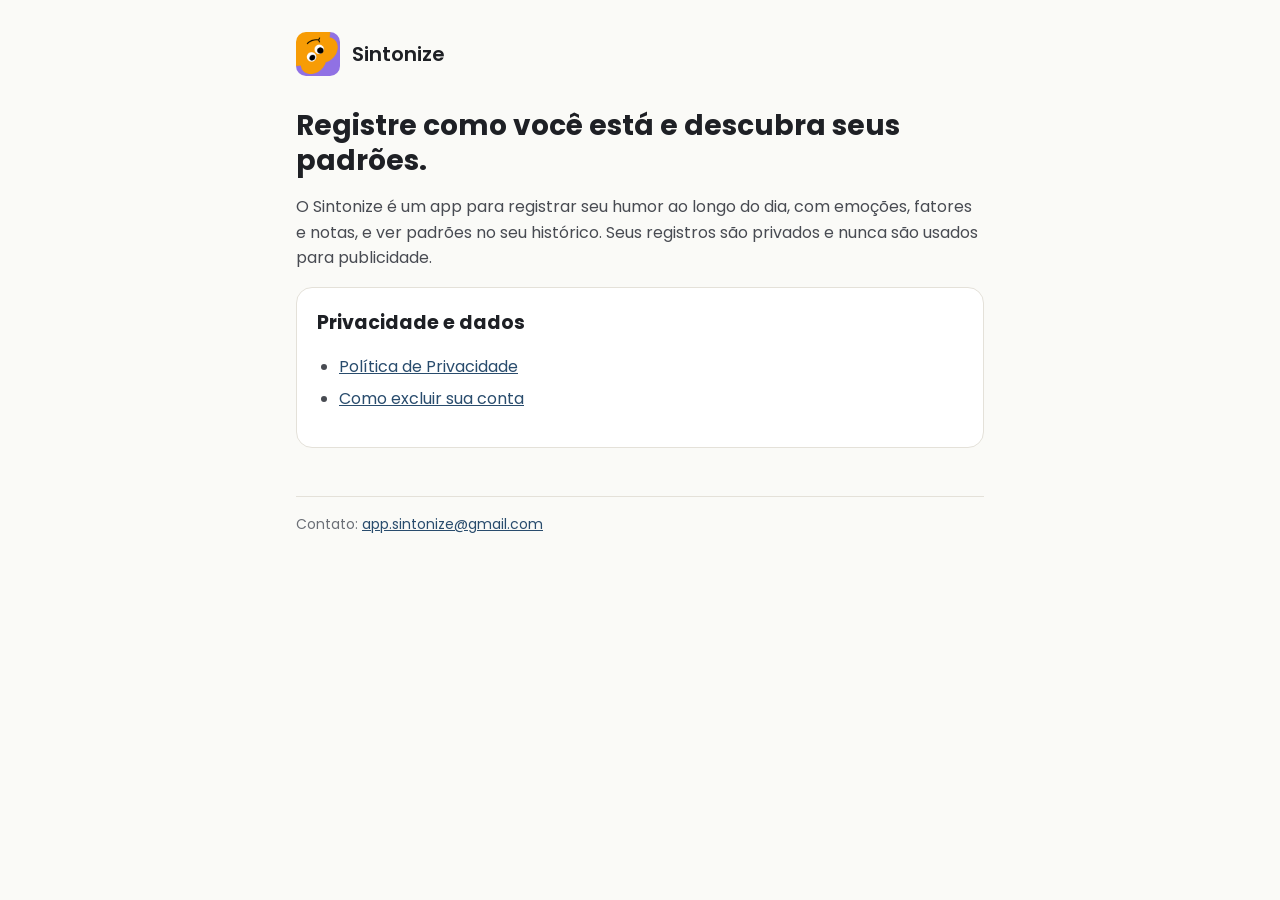
<file: index.html>
<!doctype html>
<html lang="pt-BR">
  <head>
    <meta charset="utf-8" />
    <meta name="viewport" content="width=device-width, initial-scale=1" />
    <title>Sintonize</title>
    <meta name="description" content="Sintonize: registre seu humor do dia e descubra seus padrões, com privacidade." />
    <link rel="icon" href="icon.png" />
    <link rel="preconnect" href="https://fonts.googleapis.com" />
    <link rel="preconnect" href="https://fonts.gstatic.com" crossorigin />
    <link href="https://fonts.googleapis.com/css2?family=Poppins:wght@400;600&display=swap" rel="stylesheet" />
    <link rel="stylesheet" href="style.css" />
  </head>
  <body>
    <main>
      <header class="brand">
        <img src="icon.png" alt="" />
        <a href="./">Sintonize</a>
      </header>

      <h1>Registre como você está e descubra seus padrões.</h1>
      <p>
        O Sintonize é um app para registrar seu humor ao longo do dia, com emoções, fatores e notas, e ver padrões no seu
        histórico. Seus registros são privados e nunca são usados para publicidade.
      </p>

      <div class="card">
        <h2>Privacidade e dados</h2>
        <ul>
          <li><a href="privacidade.html">Política de Privacidade</a></li>
          <li><a href="excluir-conta.html">Como excluir sua conta</a></li>
        </ul>
      </div>

      <footer>
        Contato: <a href="mailto:app.sintonize@gmail.com">app.sintonize@gmail.com</a>
      </footer>
    </main>
  </body>
</html>
</file>
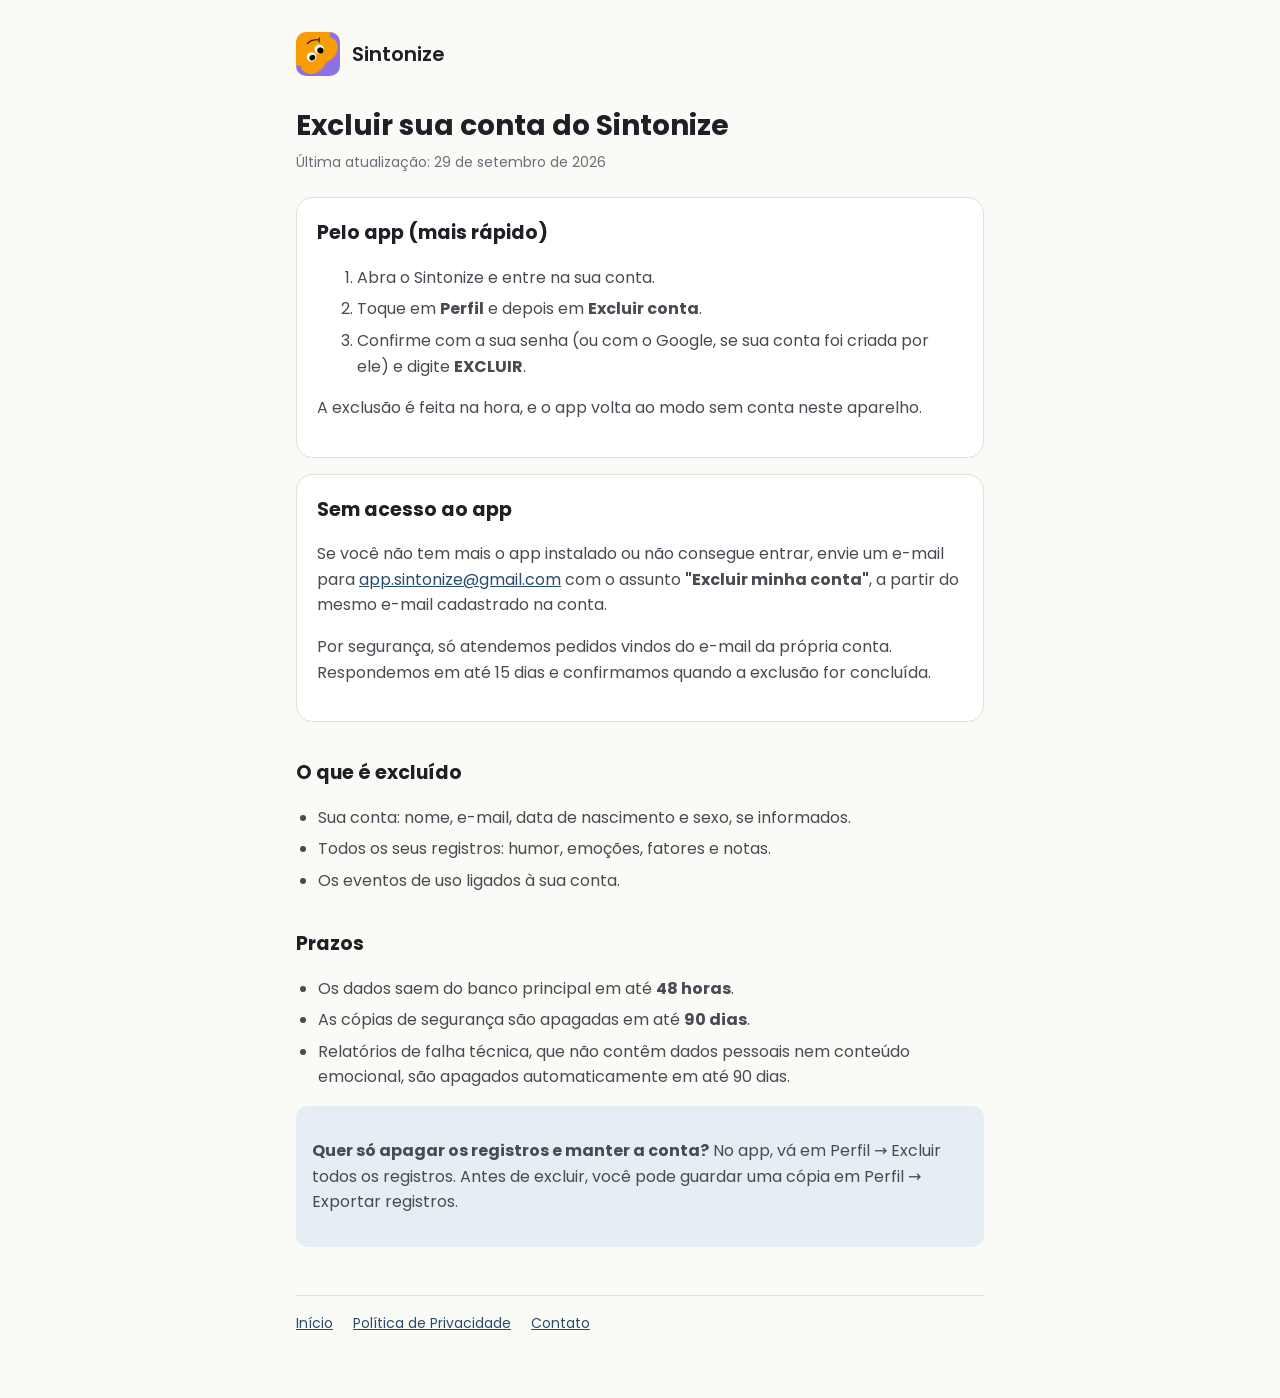
<file: excluir-conta.html>
<!doctype html>
<html lang="pt-BR">
  <head>
    <meta charset="utf-8" />
    <meta name="viewport" content="width=device-width, initial-scale=1" />
    <title>Excluir conta — Sintonize</title>
    <meta name="description" content="Como excluir sua conta do Sintonize e todos os dados associados." />
    <link rel="icon" href="icon.png" />
    <link rel="preconnect" href="https://fonts.googleapis.com" />
    <link rel="preconnect" href="https://fonts.gstatic.com" crossorigin />
    <link href="https://fonts.googleapis.com/css2?family=Poppins:wght@400;600&display=swap" rel="stylesheet" />
    <link rel="stylesheet" href="style.css" />
  </head>
  <body>
    <main>
      <header class="brand">
        <img src="icon.png" alt="" />
        <a href="./">Sintonize</a>
      </header>

      <h1>Excluir sua conta do Sintonize</h1>
      <p class="updated">Última atualização: 29 de setembro de 2026</p>

      <div class="card">
        <h2>Pelo app (mais rápido)</h2>
        <ol>
          <li>Abra o Sintonize e entre na sua conta.</li>
          <li>Toque em <strong>Perfil</strong> e depois em <strong>Excluir conta</strong>.</li>
          <li>Confirme com a sua senha (ou com o Google, se sua conta foi criada por ele) e digite <strong>EXCLUIR</strong>.</li>
        </ol>
        <p>A exclusão é feita na hora, e o app volta ao modo sem conta neste aparelho.</p>
      </div>

      <div class="card">
        <h2>Sem acesso ao app</h2>
        <p>
          Se você não tem mais o app instalado ou não consegue entrar, envie um e-mail para
          <a href="mailto:app.sintonize@gmail.com?subject=Excluir%20minha%20conta">app.sintonize@gmail.com</a>
          com o assunto <strong>"Excluir minha conta"</strong>, a partir do mesmo e-mail cadastrado na conta.
        </p>
        <p>
          Por segurança, só atendemos pedidos vindos do e-mail da própria conta. Respondemos em até 15 dias e
          confirmamos quando a exclusão for concluída.
        </p>
      </div>

      <h2>O que é excluído</h2>
      <ul>
        <li>Sua conta: nome, e-mail, data de nascimento e sexo, se informados.</li>
        <li>Todos os seus registros: humor, emoções, fatores e notas.</li>
        <li>Os eventos de uso ligados à sua conta.</li>
      </ul>

      <h2>Prazos</h2>
      <ul>
        <li>Os dados saem do banco principal em até <strong>48 horas</strong>.</li>
        <li>As cópias de segurança são apagadas em até <strong>90 dias</strong>.</li>
        <li>
          Relatórios de falha técnica, que não contêm dados pessoais nem conteúdo emocional, são apagados
          automaticamente em até 90 dias.
        </li>
      </ul>

      <div class="note">
        <p>
          <strong>Quer só apagar os registros e manter a conta?</strong> No app, vá em Perfil → Excluir todos os
          registros. Antes de excluir, você pode guardar uma cópia em Perfil → Exportar registros.
        </p>
      </div>

      <footer>
        <a href="./">Início</a>
        <a href="privacidade.html">Política de Privacidade</a>
        <a href="mailto:app.sintonize@gmail.com">Contato</a>
      </footer>
    </main>
  </body>
</html>
</file>
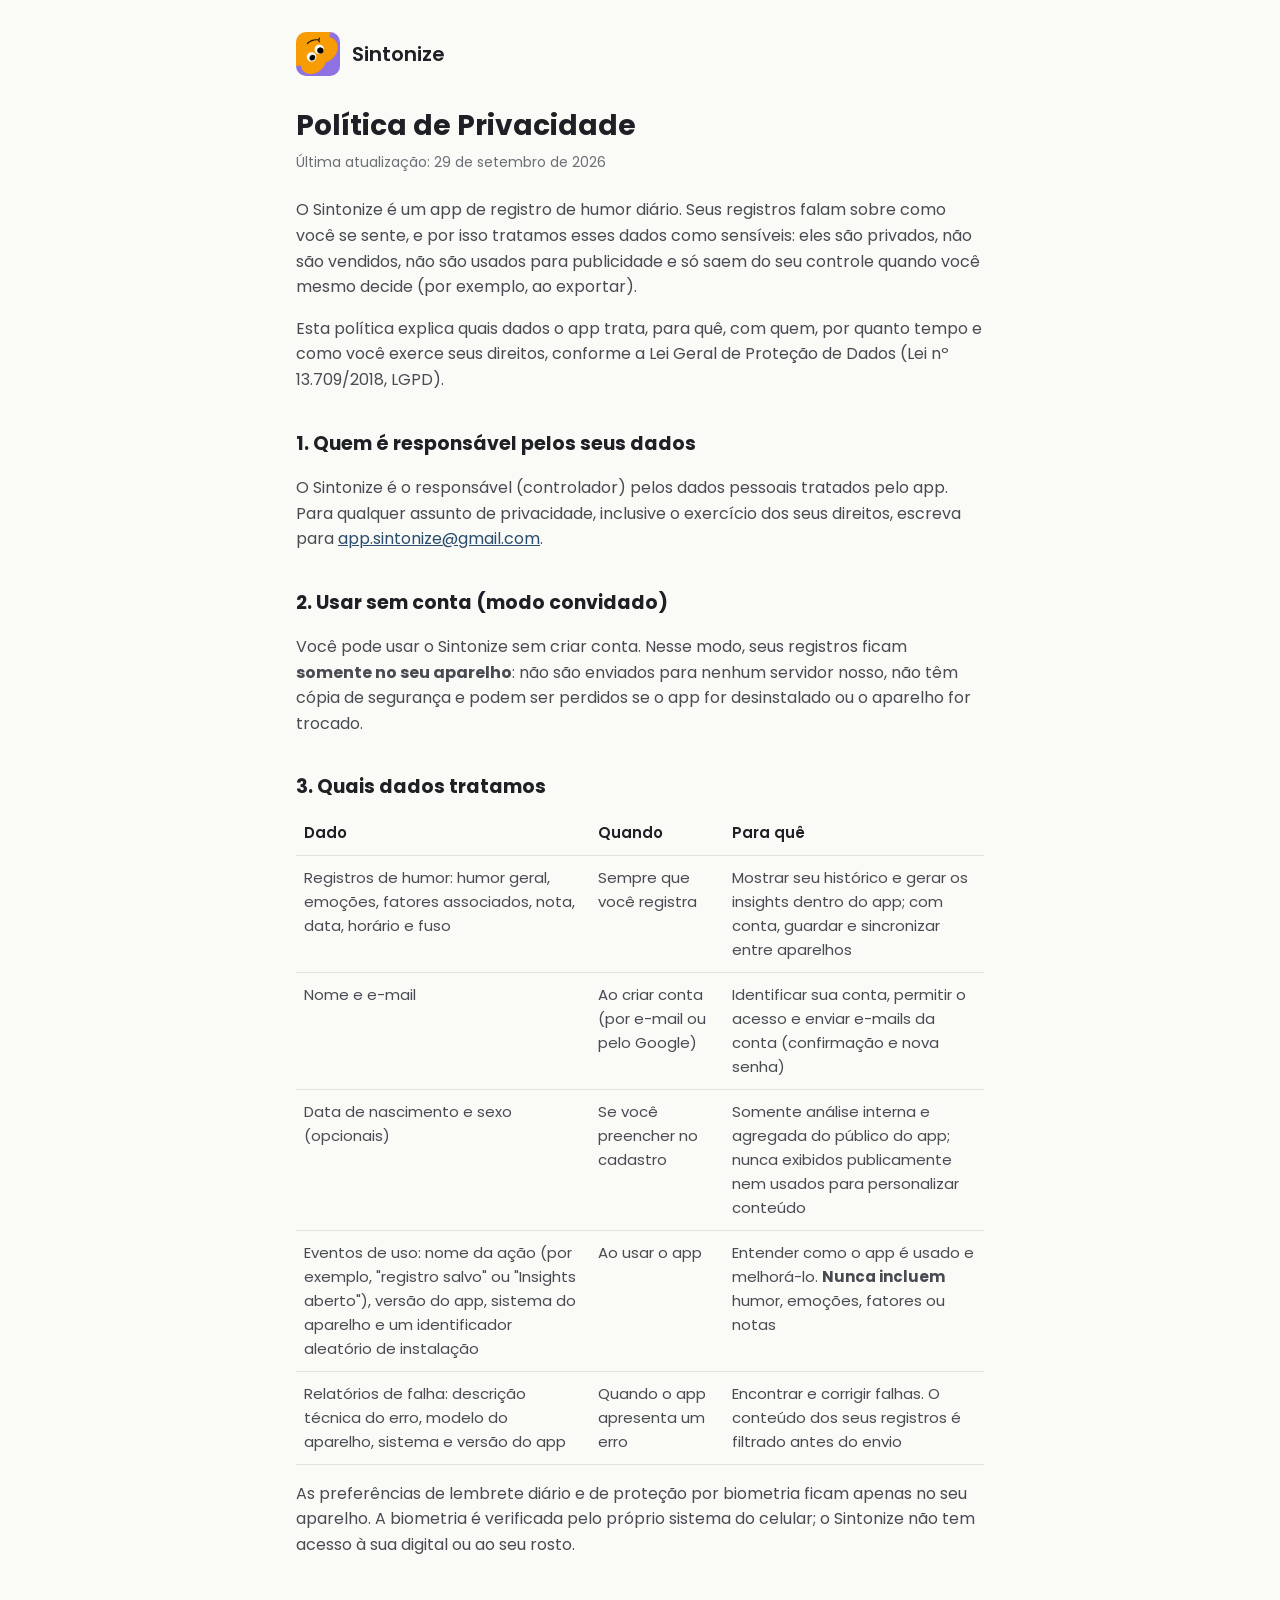
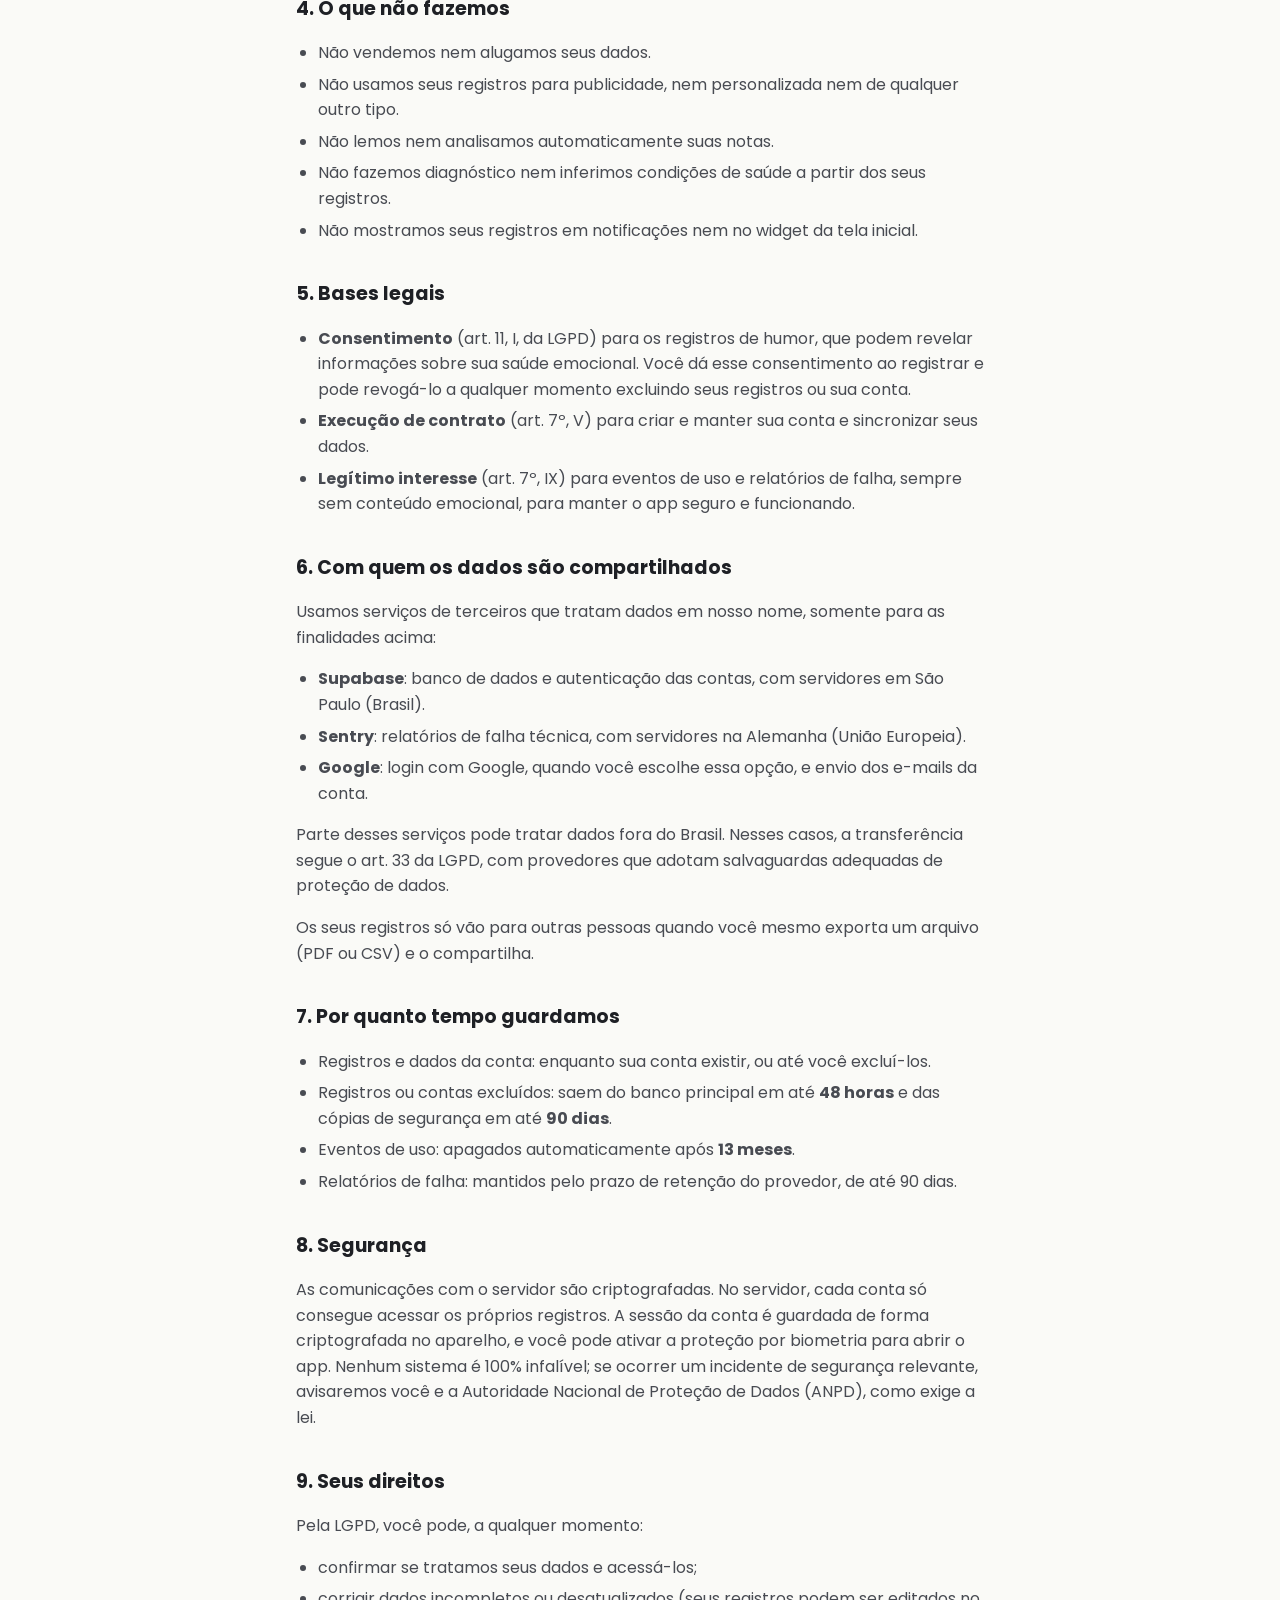
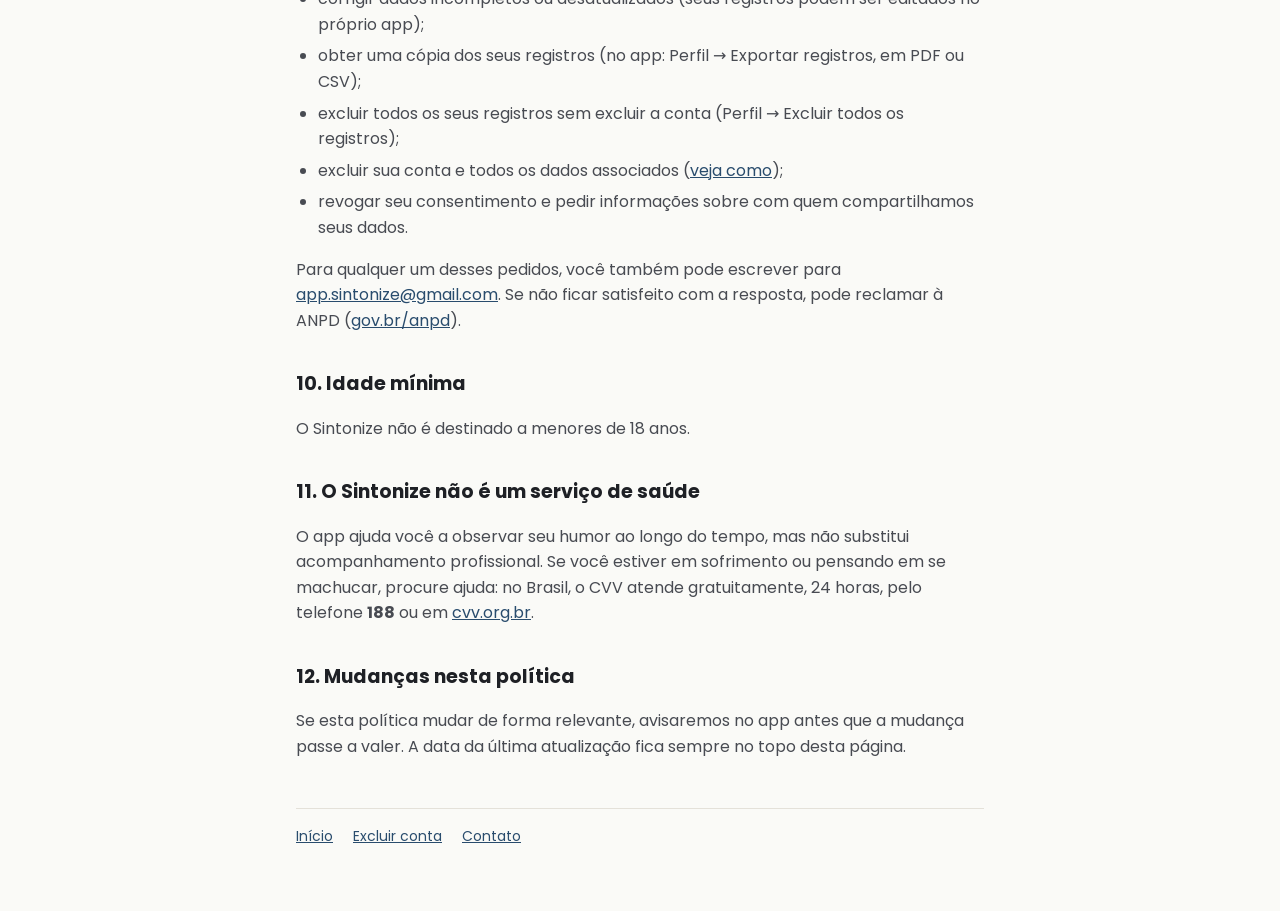
<file: privacidade.html>
<!doctype html>
<html lang="pt-BR">
  <head>
    <meta charset="utf-8" />
    <meta name="viewport" content="width=device-width, initial-scale=1" />
    <title>Política de Privacidade — Sintonize</title>
    <meta name="description" content="Como o Sintonize trata seus dados pessoais e seus registros de humor." />
    <link rel="icon" href="icon.png" />
    <link rel="preconnect" href="https://fonts.googleapis.com" />
    <link rel="preconnect" href="https://fonts.gstatic.com" crossorigin />
    <link href="https://fonts.googleapis.com/css2?family=Poppins:wght@400;600&display=swap" rel="stylesheet" />
    <link rel="stylesheet" href="style.css" />
  </head>
  <body>
    <main>
      <header class="brand">
        <img src="icon.png" alt="" />
        <a href="./">Sintonize</a>
      </header>

      <h1>Política de Privacidade</h1>
      <p class="updated">Última atualização: 29 de setembro de 2026</p>

      <p>
        O Sintonize é um app de registro de humor diário. Seus registros falam sobre como você se sente, e por isso
        tratamos esses dados como sensíveis: eles são privados, não são vendidos, não são usados para publicidade e só
        saem do seu controle quando você mesmo decide (por exemplo, ao exportar).
      </p>
      <p>
        Esta política explica quais dados o app trata, para quê, com quem, por quanto tempo e como você exerce seus
        direitos, conforme a Lei Geral de Proteção de Dados (Lei nº 13.709/2018, LGPD).
      </p>

      <h2>1. Quem é responsável pelos seus dados</h2>
      <p>
        O Sintonize é o responsável (controlador) pelos dados pessoais tratados pelo app. Para qualquer assunto de
        privacidade, inclusive o exercício dos seus direitos, escreva para
        <a href="mailto:app.sintonize@gmail.com">app.sintonize@gmail.com</a>.
      </p>

      <h2>2. Usar sem conta (modo convidado)</h2>
      <p>
        Você pode usar o Sintonize sem criar conta. Nesse modo, seus registros ficam <strong>somente no seu
        aparelho</strong>: não são enviados para nenhum servidor nosso, não têm cópia de segurança e podem ser perdidos
        se o app for desinstalado ou o aparelho for trocado.
      </p>

      <h2>3. Quais dados tratamos</h2>
      <div class="table-wrap">
        <table>
          <thead>
            <tr>
              <th>Dado</th>
              <th>Quando</th>
              <th>Para quê</th>
            </tr>
          </thead>
          <tbody>
            <tr>
              <td>Registros de humor: humor geral, emoções, fatores associados, nota, data, horário e fuso</td>
              <td>Sempre que você registra</td>
              <td>Mostrar seu histórico e gerar os insights dentro do app; com conta, guardar e sincronizar entre aparelhos</td>
            </tr>
            <tr>
              <td>Nome e e-mail</td>
              <td>Ao criar conta (por e-mail ou pelo Google)</td>
              <td>Identificar sua conta, permitir o acesso e enviar e-mails da conta (confirmação e nova senha)</td>
            </tr>
            <tr>
              <td>Data de nascimento e sexo (opcionais)</td>
              <td>Se você preencher no cadastro</td>
              <td>Somente análise interna e agregada do público do app; nunca exibidos publicamente nem usados para personalizar conteúdo</td>
            </tr>
            <tr>
              <td>Eventos de uso: nome da ação (por exemplo, "registro salvo" ou "Insights aberto"), versão do app, sistema do aparelho e um identificador aleatório de instalação</td>
              <td>Ao usar o app</td>
              <td>Entender como o app é usado e melhorá-lo. <strong>Nunca incluem</strong> humor, emoções, fatores ou notas</td>
            </tr>
            <tr>
              <td>Relatórios de falha: descrição técnica do erro, modelo do aparelho, sistema e versão do app</td>
              <td>Quando o app apresenta um erro</td>
              <td>Encontrar e corrigir falhas. O conteúdo dos seus registros é filtrado antes do envio</td>
            </tr>
          </tbody>
        </table>
      </div>
      <p>
        As preferências de lembrete diário e de proteção por biometria ficam apenas no seu aparelho. A biometria é
        verificada pelo próprio sistema do celular; o Sintonize não tem acesso à sua digital ou ao seu rosto.
      </p>

      <h2>4. O que não fazemos</h2>
      <ul>
        <li>Não vendemos nem alugamos seus dados.</li>
        <li>Não usamos seus registros para publicidade, nem personalizada nem de qualquer outro tipo.</li>
        <li>Não lemos nem analisamos automaticamente suas notas.</li>
        <li>Não fazemos diagnóstico nem inferimos condições de saúde a partir dos seus registros.</li>
        <li>Não mostramos seus registros em notificações nem no widget da tela inicial.</li>
      </ul>

      <h2>5. Bases legais</h2>
      <ul>
        <li>
          <strong>Consentimento</strong> (art. 11, I, da LGPD) para os registros de humor, que podem revelar
          informações sobre sua saúde emocional. Você dá esse consentimento ao registrar e pode revogá-lo a qualquer
          momento excluindo seus registros ou sua conta.
        </li>
        <li><strong>Execução de contrato</strong> (art. 7º, V) para criar e manter sua conta e sincronizar seus dados.</li>
        <li>
          <strong>Legítimo interesse</strong> (art. 7º, IX) para eventos de uso e relatórios de falha, sempre sem
          conteúdo emocional, para manter o app seguro e funcionando.
        </li>
      </ul>

      <h2>6. Com quem os dados são compartilhados</h2>
      <p>Usamos serviços de terceiros que tratam dados em nosso nome, somente para as finalidades acima:</p>
      <ul>
        <li><strong>Supabase</strong>: banco de dados e autenticação das contas, com servidores em São Paulo (Brasil).</li>
        <li><strong>Sentry</strong>: relatórios de falha técnica, com servidores na Alemanha (União Europeia).</li>
        <li><strong>Google</strong>: login com Google, quando você escolhe essa opção, e envio dos e-mails da conta.</li>
      </ul>
      <p>
        Parte desses serviços pode tratar dados fora do Brasil. Nesses casos, a transferência segue o art. 33 da LGPD,
        com provedores que adotam salvaguardas adequadas de proteção de dados.
      </p>
      <p>
        Os seus registros só vão para outras pessoas quando você mesmo exporta um arquivo (PDF ou CSV) e o compartilha.
      </p>

      <h2>7. Por quanto tempo guardamos</h2>
      <ul>
        <li>Registros e dados da conta: enquanto sua conta existir, ou até você excluí-los.</li>
        <li>
          Registros ou contas excluídos: saem do banco principal em até <strong>48 horas</strong> e das cópias de
          segurança em até <strong>90 dias</strong>.
        </li>
        <li>Eventos de uso: apagados automaticamente após <strong>13 meses</strong>.</li>
        <li>Relatórios de falha: mantidos pelo prazo de retenção do provedor, de até 90 dias.</li>
      </ul>

      <h2>8. Segurança</h2>
      <p>
        As comunicações com o servidor são criptografadas. No servidor, cada conta só consegue acessar os próprios
        registros. A sessão da conta é guardada de forma criptografada no aparelho, e você pode ativar a proteção por
        biometria para abrir o app. Nenhum sistema é 100% infalível; se ocorrer um incidente de segurança relevante,
        avisaremos você e a Autoridade Nacional de Proteção de Dados (ANPD), como exige a lei.
      </p>

      <h2>9. Seus direitos</h2>
      <p>Pela LGPD, você pode, a qualquer momento:</p>
      <ul>
        <li>confirmar se tratamos seus dados e acessá-los;</li>
        <li>corrigir dados incompletos ou desatualizados (seus registros podem ser editados no próprio app);</li>
        <li>obter uma cópia dos seus registros (no app: Perfil → Exportar registros, em PDF ou CSV);</li>
        <li>excluir todos os seus registros sem excluir a conta (Perfil → Excluir todos os registros);</li>
        <li>excluir sua conta e todos os dados associados (<a href="excluir-conta.html">veja como</a>);</li>
        <li>revogar seu consentimento e pedir informações sobre com quem compartilhamos seus dados.</li>
      </ul>
      <p>
        Para qualquer um desses pedidos, você também pode escrever para
        <a href="mailto:app.sintonize@gmail.com">app.sintonize@gmail.com</a>. Se não ficar satisfeito com a resposta,
        pode reclamar à ANPD (<a href="https://www.gov.br/anpd">gov.br/anpd</a>).
      </p>

      <h2>10. Idade mínima</h2>
      <p>O Sintonize não é destinado a menores de 18 anos.</p>

      <h2>11. O Sintonize não é um serviço de saúde</h2>
      <p>
        O app ajuda você a observar seu humor ao longo do tempo, mas não substitui acompanhamento profissional. Se você
        estiver em sofrimento ou pensando em se machucar, procure ajuda: no Brasil, o CVV atende gratuitamente, 24 horas,
        pelo telefone <strong>188</strong> ou em <a href="https://cvv.org.br">cvv.org.br</a>.
      </p>

      <h2>12. Mudanças nesta política</h2>
      <p>
        Se esta política mudar de forma relevante, avisaremos no app antes que a mudança passe a valer. A data da última
        atualização fica sempre no topo desta página.
      </p>

      <footer>
        <a href="./">Início</a>
        <a href="excluir-conta.html">Excluir conta</a>
        <a href="mailto:app.sintonize@gmail.com">Contato</a>
      </footer>
    </main>
  </body>
</html>
</file>
<file: style.css>
:root {
  --bg: #fafaf7;
  --surface: #ffffff;
  --text: #1e2025;
  --text-2: #484b52;
  --muted: #6b6f76;
  --border: #e4e1d9;
  --brand: #294c6d;
  --accent: #9071e4;
  --highlight: #e5edf5;
}

@media (prefers-color-scheme: dark) {
  :root {
    --bg: #16171b;
    --surface: #1e2025;
    --text: #f1efea;
    --text-2: #d9d6cf;
    --muted: #a0a4ab;
    --border: #484b52;
    --brand: #a9c4de;
    --highlight: #22384d;
  }
}

* {
  box-sizing: border-box;
}

body {
  margin: 0;
  background: var(--bg);
  color: var(--text);
  font-family: 'Poppins', system-ui, -apple-system, 'Segoe UI', sans-serif;
  font-size: 16px;
  line-height: 1.6;
}

main {
  max-width: 720px;
  margin: 0 auto;
  padding: 32px 16px 64px;
}

header.brand {
  display: flex;
  align-items: center;
  gap: 12px;
  margin-bottom: 32px;
}

header.brand img {
  width: 44px;
  height: 44px;
  border-radius: 10px;
}

header.brand a {
  color: var(--text);
  font-weight: 600;
  font-size: 20px;
  text-decoration: none;
}

h1 {
  font-size: 28px;
  line-height: 1.25;
  margin: 0 0 8px;
}

h2 {
  font-size: 19px;
  margin: 36px 0 8px;
}

p,
li {
  color: var(--text-2);
}

ul {
  padding-left: 22px;
}

li {
  margin-bottom: 6px;
}

a {
  color: var(--brand);
}

.updated {
  color: var(--muted);
  font-size: 14px;
  margin: 0 0 24px;
}

.card {
  background: var(--surface);
  border: 1px solid var(--border);
  border-radius: 16px;
  padding: 20px;
  margin: 16px 0;
}

.card h2 {
  margin-top: 0;
}

.note {
  background: var(--highlight);
  border-radius: 12px;
  padding: 16px;
}

table {
  width: 100%;
  border-collapse: collapse;
  font-size: 15px;
}

th,
td {
  text-align: left;
  vertical-align: top;
  padding: 10px 8px;
  border-bottom: 1px solid var(--border);
  color: var(--text-2);
}

th {
  color: var(--text);
  font-weight: 600;
}

.table-wrap {
  overflow-x: auto;
}

footer {
  margin-top: 48px;
  padding-top: 16px;
  border-top: 1px solid var(--border);
  color: var(--muted);
  font-size: 14px;
}

footer a {
  margin-right: 16px;
}
</file>
